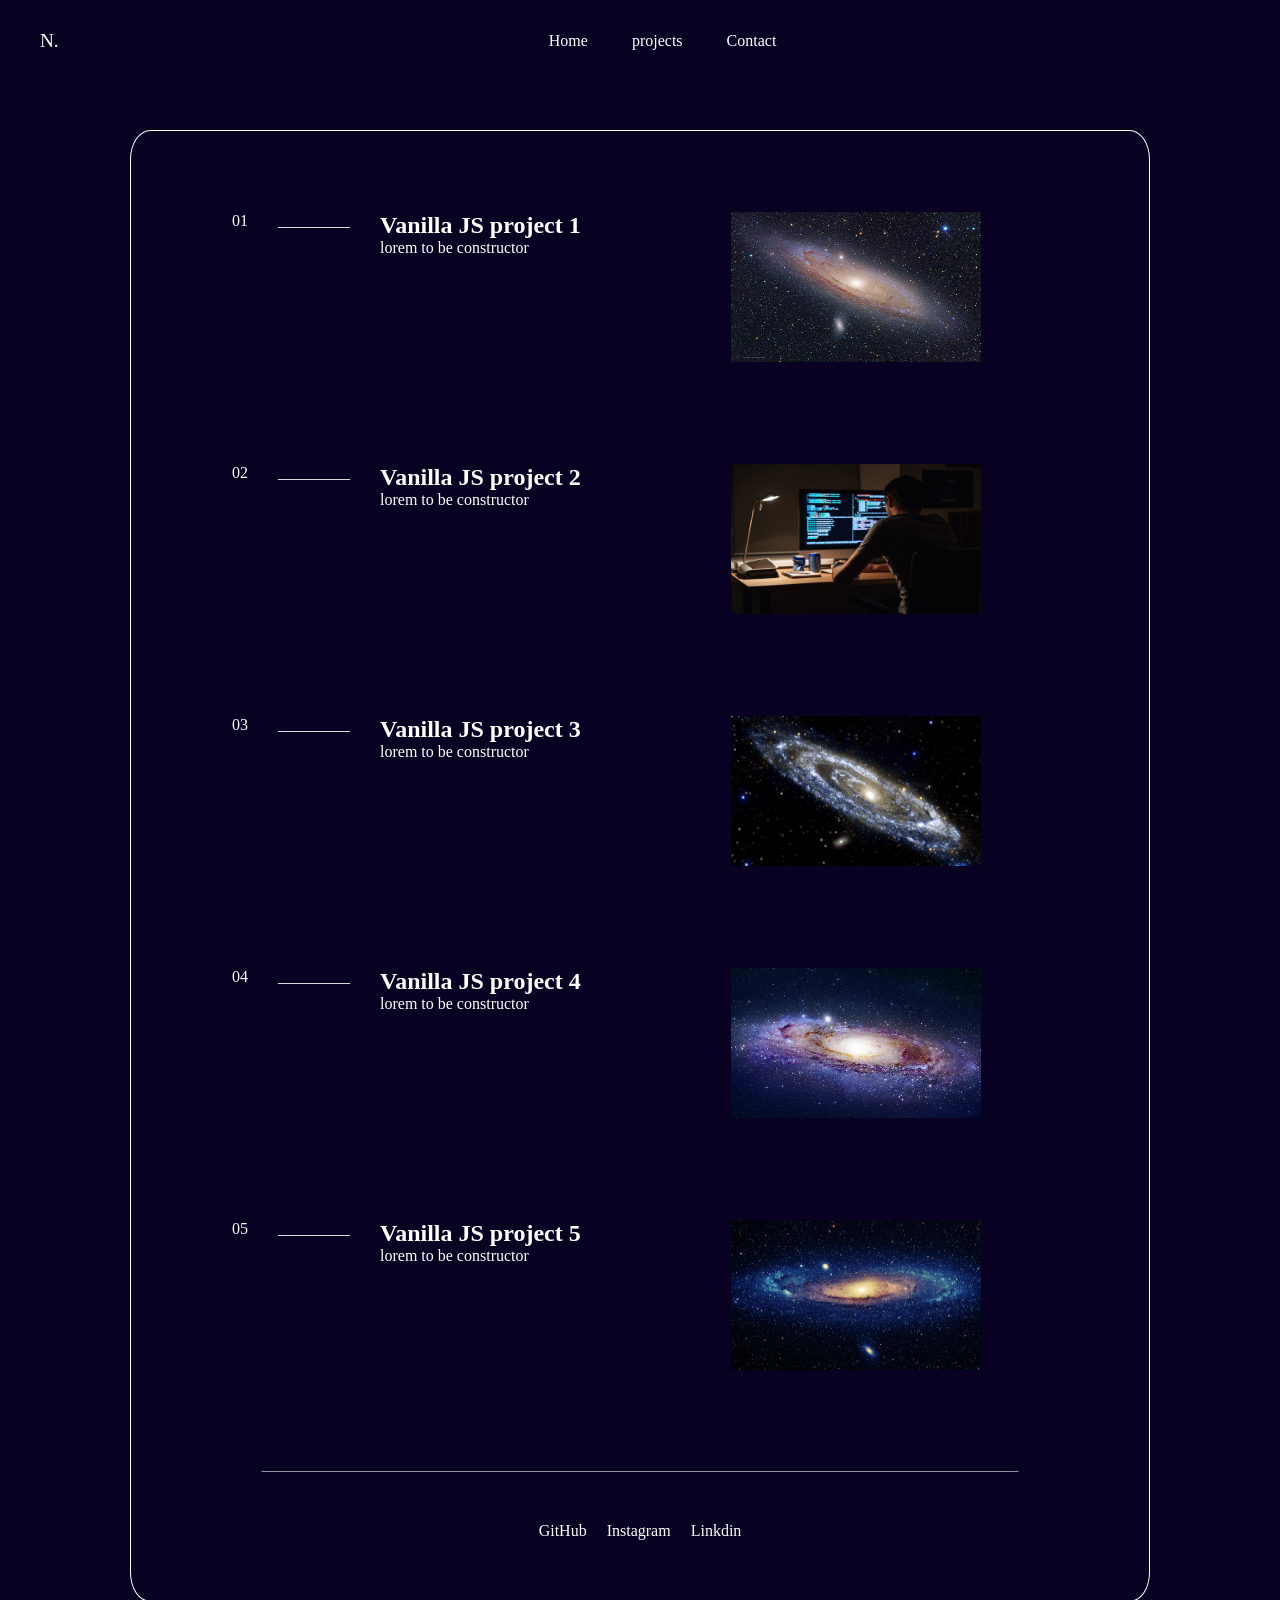
<file: MYPersonalProjects/index.html>
<!DOCTYPE html>
<html lang="en">
<head>
    <meta charset="UTF-8">
    <meta name="viewport" content="width=device-width, initial-scale=1.0">
    <title>Vanilla JS projects</title>
    <link rel="stylesheet" href="style.css">
</head>
<body>
    <div class="container">
        <div id="header">
            <a id="logo" href="">N.</a> 
            <nav>
                <ul> 
                    <li><a href="">Home</a></li>
                    <li><a href="">projects</a></li>
                    <li><a href="">Contact</a></li>
                </ul>
            </nav>  
            <a id="searchbox" href="">Search</a>
        </div>
        <div class="prodiv">
                <div id="projects1" href="https://github.com/huntergreyn/Vanilla-JS-projects">
                    <div>
                        <a id="adad1" href="https://github.com/huntergreyn/Vanilla-JS-projects">01</a>
                        <a id="khat1" href="https://github.com/huntergreyn/Vanilla-JS-projects">_________</a>
                        <div id="neveshteh1">
                            <h2>Vanilla JS project 1</h2>
                            <a href="https://github.com/huntergreyn/Vanilla-JS-projects">lorem to be constructor</a>
                        </div>   
                    </div>
                    <img src="image/c.jfif" alt="">
                </div>
                <div id="projects2">
                    <div>
                        <a id="adad1" href="">02</a>
                        <a id="khat1">_________</a>
                        <div id="neveshteh2">
                            <h2>Vanilla JS project 2</h2>
                            <a href="">lorem to be constructor</a>
                        </div>   
                    </div>
                    <img src="image/f.jfif" alt="">
                </div>
                <div id="projects3">
                    <div>
                        <a id="adad1"href="">03</a>
                        <div id="khat1">_________</div>
                        <div id="neveshteh3">
                            <h2>Vanilla JS project 3</h2>
                            <a href="">lorem to be constructor</a>
                        </div>    
                    </div>
                    <img src="image/R (1).jfif" alt="">
                </div>
                <div id="projects4">
                    <div>
                        <a id="adad1" href="">04</a>
                        <a id="khat1">_________</a>
                        <div id="neveshteh4">
                            <h2>Vanilla JS project 4</h2>
                            <a href="">lorem to be constructor</a>
                        </div>   
                    </div>
                    <img src="image/OIP.jfif" alt="">
                </div>
                <div id="projects5" >
                    <div>
                        <a id="adad1" href="">05</a>
                        <a id="khat1">_________</a>
                        <div id="neveshteh5">
                            <h2>Vanilla JS project 5</h2>
                            <a href="">lorem to be constructor</a>
                        </div>   
                    </div>
                    <img src="image/R.jfif" alt="">
                </div>
                <div id="Contactdiv">
                   <a href="https://github.com/huntergreyn">GitHub</a>
                   <a href="">Instagram</a>
                   <a href="">Linkdin</a>
                </div>
        </div>
    </div>
</body>
</html>
</file>
<file: MYPersonalProjects/style.css>
* {
  margin:0 ;
  text-decoration: none;
}
body{
  background-color: rgb(8, 1, 33);
}
.container {
    width: 1500;
    margin: 0 auto;
    padding-bottom: 13px;
}
#logo {
  padding-left: 30px;
  font-size: larger;
  color: white;
  font-weight: 200;
}
#header > ul > li > a button {
  font-family: "Poppins", serif;
  font-weight: 500;
  font-size: 16px;
  text-decoration: none;
}
#header {
  display: flex;
  justify-content: space-between;
  align-items: center;
  padding: 30px 10px;
  background-color:rgb(8, 1, 33) ;
  > nav {
    list-style: none;
  }
  > nav > ul > li {
    display: inline-block;
    padding: 0px 20px;
  }

}
#header > nav >ul > li > a {
    transition: all 0.3s ease 0s;
    color: white;
    border-bottom: none;
  }
#header > nav > ul > li > a:hover {
    border-bottom: 2px solid white;
    padding-bottom: 5px;
  }
  #searchbox {
    display: block;
    color:rgb(8, 1, 33) ;
  }
/* #searchbox {
    padding: 9px 25px ;

    background-color: blue;
    border: none;
    border-radius: 50px;
    cursor: pointer;
    transition: all 0.3s ease 0s;
  } 
#searchbox:hover{
  background-color: blueviolet;
} */
.prodiv {
  border: 1px solid white;
  border-radius: 2% ;
  position: absolute;
  top: 130px;
  left: 130px;
  right: 130px;
  padding-top: 30px;
  margin-bottom: 100px;
}
.prodiv > div { 
  display: flex;
  /* justify-content: space-between; */
  padding: 50px 50px;
  border: 1px solid rgba(255, 255, 255, 0);
  > img {
  width: 250px;
  height: 150px;
  padding-left: 150px;
  }
}
/* .prodiv > div:hover {
  box-shadow: outset 0px -1px 20px 0px #bebebe;
  margin: 0px 20px 0px;
  
} */
.prodiv > div > div {
  display: flex;
  padding-left: 50px;
  
}
.prodiv > div > div > div > h2{
  color: white;
  
}
.prodiv > div > div > div > a{
  color: white;
  
}
#khat1 {
  padding: 0px 30px;
  color: white;
}

#adad1 {
  color: white;
} 

#Contactdiv {
  display: flex;
  justify-content: center;
  align-items: center;
  border-top: 1px solid rgba(255, 255, 255, 0.578);
  margin: 50px 130px 10px;
  > a {
    padding: 0px 10px;
    color: white;
  }
  > a:hover {
    border-bottom: 1px solid white;
    padding-bottom: 3px;
  }
}
</file>
